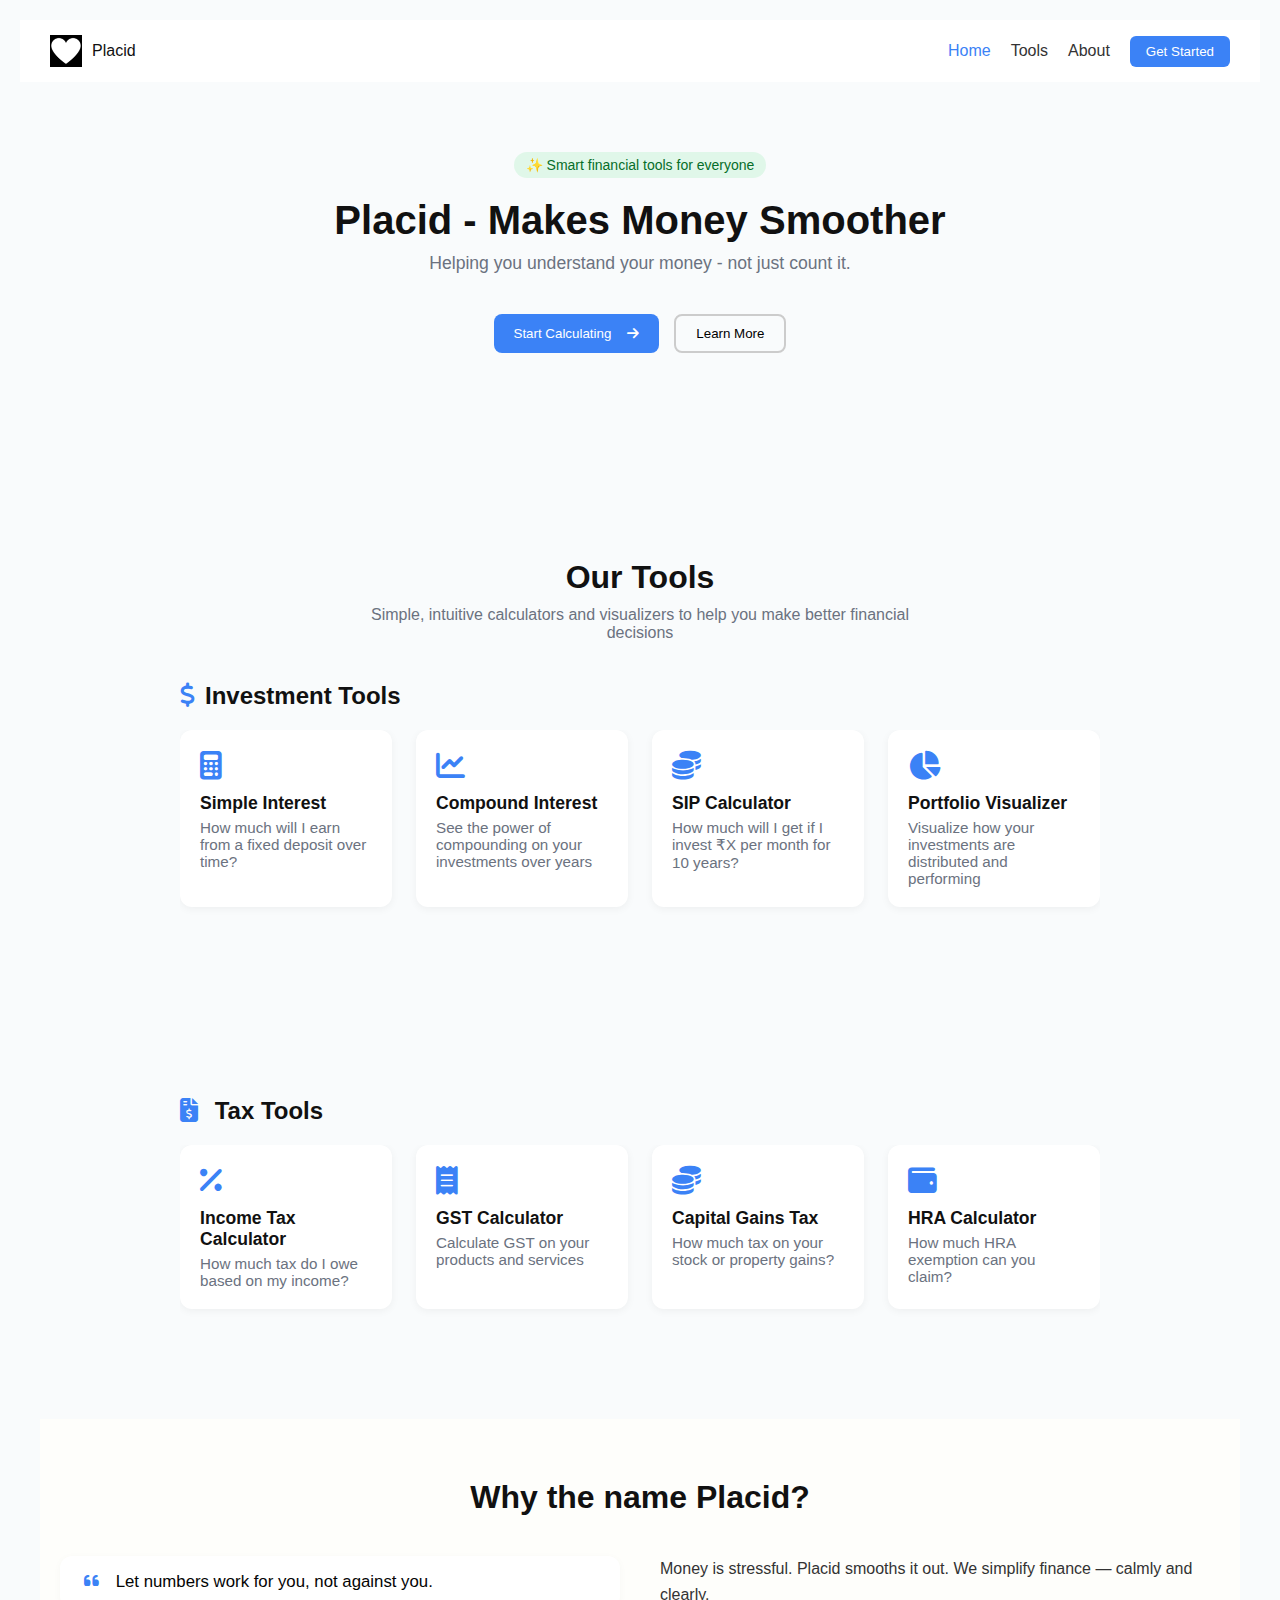
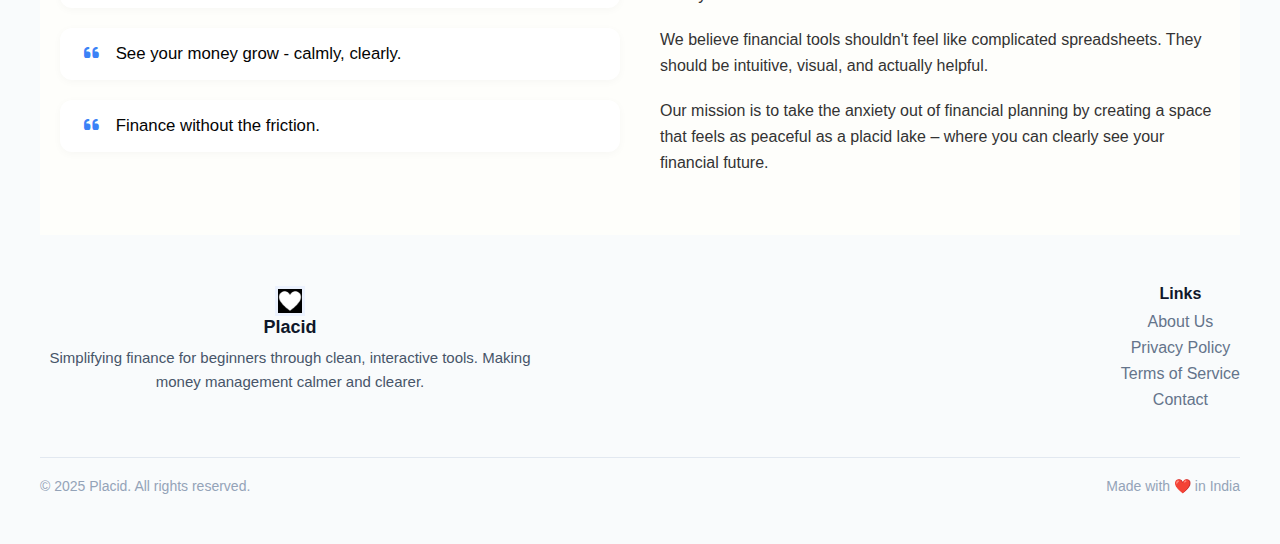
<file: index.html>
<!DOCTYPE html>
<html lang="en">

<head>
    <meta charset="UTF-8">
    <meta name="viewport" content="width=device-width, initial-scale=1.0">
    <title>Placid</title>
    <link rel="icon" type="image/png" href="./Images and Videos/logo.png">
    <link rel="stylesheet" href="./assets/css/style.css">
    <link rel="stylesheet" href="https://cdnjs.cloudflare.com/ajax/libs/font-awesome/6.5.0/css/all.min.css">

</head>

<body>
    <header>
        <div class="nav-container">
            <div class="logo">
                <img src="./Images and Videos/logo.png" alt="Placid logo">
                <span>Placid</span>
            </div>

            <nav>
                <a href="./index.html" class="active">Home</a>
                <a href="./index.html#tools">Tools</a>
                <a href="./about.html">About</a>
                <button class="get-started">Get Started</button>
            </nav>
        </div>
    </header>

    <section class="hero">
        <p class="badge">✨ Smart financial tools for everyone</p>
        <h1>Placid - Makes Money Smoother</h1>
        <p class="subheading">Helping you understand your money - not just count it.</p>

        <div class="buttons">
            <button class="start-btn" onclick="window.open('./index.html#tools')" >Start Calculating
                <span class="arrow"><i class="fas fa-arrow-right" style="margin-left: 8px;"></i></span></button>
            <button class="learn-btn" onclick="window.open('./about.html', '_blank')">Learn More</button>
        </div>
    </section>
    <div class="scroll-wrapper">
        <div class="scroll-hint">
            <span class="line"></span>
            <span class="text">Scroll to explore</span>
            <span class="line"></span>
        </div>
    </div>

    <section class="tools-section" id="tools">
        <h2>Our Tools</h2>
        <p class="tools-subheading">
            Simple, intuitive calculators and visualizers to help you make better financial decisions
        </p>

        <div class="tools-category">
            <h3><i class="fas fa-dollar-sign"></i>Investment Tools</h3>
            <div class="cards">
                <div class="card" onclick="window.open('./pages/simple-interest.html', '_blank')">
                    <span><i class="fas fa-calculator"></i></span>
                    <h4>Simple Interest</h4>
                    <p class="brief">How much will I earn from a fixed deposit over time?</p>
                    <div class="extra-info">
                        <p>This calculator helps you determine interest earned on a fixed principal over time.</p>
                    </div>
                </div>


                <div class="card" onclick="window.open('./pages/compound-interest.html', '_blank')">
                    <span><i class="fas fa-chart-line"></i></span>
                    <h4>Compound Interest</h4>
                    <p class="brief">See the power of compounding on your investments over years</p>
                    <div class="extra-info">
                        <p>Visualize your gains as interest earns interest over time.</p>
                    </div>
                </div>

                <div class="card" onclick="window.open('./pages/sip.html', '_blank')">
                    <span><i class="fas fa-coins"></i></span>
                    <h4>SIP Calculator</h4>
                    <p class="brief">How much will I get if I invest ₹X per month for 10 years?</p>
                    <div class="extra-info">
                        <p>Useful for planning monthly investments into mutual funds.</p>
                    </div>
                </div>

                <div class="card" onclick="window.open('./pages/portfolio-visualizer.html', '_blank')">
                    <span><i class="fas fa-chart-pie"></i></span>
                    <h4>Portfolio Visualizer</h4>
                    <p class="brief">Visualize how your investments are distributed and performing</p>
                    <div class="extra-info">
                        <p>See a breakdown of your investment allocations and performance.</p>
                    </div>
                </div>

            </div>
        </div>


        <div class="tools-category">
            <h3><i class="fas fa-file-invoice-dollar"></i> Tax Tools</h3>
            <div class="cards">
                <div class="card" onclick="window.open('./pages/income-tax.html', '_blank')">
                    <span><i class="fas fa-percent"></i></span>
                    <h4>Income Tax Calculator</h4>
                    <p class="brief">How much tax do I owe based on my income?</p>
                    <div class="extra-info">
                        <p>Enter your income to estimate your annual tax based on current slabs.</p>
                    </div>
                </div>

                <div class="card" onclick="window.open('./pages/GST.html', '_blank')">
                    <span><i class="fas fa-receipt"></i></span>
                    <h4>GST Calculator</h4>
                    <p class="brief">Calculate GST on your products and services</p>
                    <div class="extra-info">
                        <p>Enter base price and tax rate to get inclusive or exclusive amounts.</p>
                    </div>
                </div>

                <div class="card" onclick="window.open('./pages/capital-gains.html', '_blank')">
                    <span><i class="fas fa-coins"></i></span>
                    <h4>Capital Gains Tax</h4>
                    <p class="brief">How much tax on your stock or property gains?</p>
                    <div class="extra-info">
                        <p>Calculate tax on short-term and long-term capital gains.</p>
                    </div>
                </div>

                <div class="card" onclick="window.open('./pages/HRA.html', '_blank')">
                    <span><i class="fas fa-wallet"></i></span>
                    <h4>HRA Calculator</h4>
                    <p class="brief">How much HRA exemption can you claim?</p>
                    <div class="extra-info">
                        <p>Check how much of your rent is tax-deductible under Section 10(13A).</p>
                    </div>
                </div>
            </div>
        </div>

    </section>
 
    <section class="why-placid">
        <h2>Why the name Placid?</h2>
        <div class="why-content">
            <div class="quotes">
                <div class="quote">
                    <i class="fas fa-quote-left"></i> Let numbers work for you, not against you.
                </div>
                <div class="quote">
                    <i class="fas fa-quote-left"></i> See your money grow - calmly, clearly.
                </div>
                <div class="quote">
                    <i class="fas fa-quote-left"></i> Finance without the friction.
                </div>
            </div>

            <div class="description">
                <p>Money is stressful. Placid smooths it out. We simplify finance — calmly and clearly.</p>
                <p>We believe financial tools shouldn't feel like complicated spreadsheets. They should be intuitive, visual, and actually helpful.</p>
                <p>Our mission is to take the anxiety out of financial planning by creating a space that feels as peaceful as a placid lake – where you can clearly see your financial future.</p>
            </div>
        </div>
    </section>

    <footer class="footer">
        <div class="footer-content">
          <div class="footer-brand">
            <div>
                  <img class="footer-logo" src="./Images and Videos/logo.png" alt="" srcset="">         
              <h3>Placid</h3>
              <p>Simplifying finance for beginners through clean, interactive tools. Making money management calmer and clearer.</p>
            </div>
          </div>
      
          <div class="footer-links">
            <h4>Links</h4>
            <ul>
              <li><a href="./about.html">About Us</a></li>
              <li><a href="#">Privacy Policy</a></li>
              <li><a href="#">Terms of Service</a></li>
              <li><a href="./about.html">Contact</a></li>
            </ul>
          </div>
        </div>
      
        <div class="footer-bottom">
          <p>© 2025 Placid. All rights reserved.</p>
          <p class="made-in">Made with <span>❤️</span> in India</p>
        </div>
      </footer>
</body>

</html>
</file>
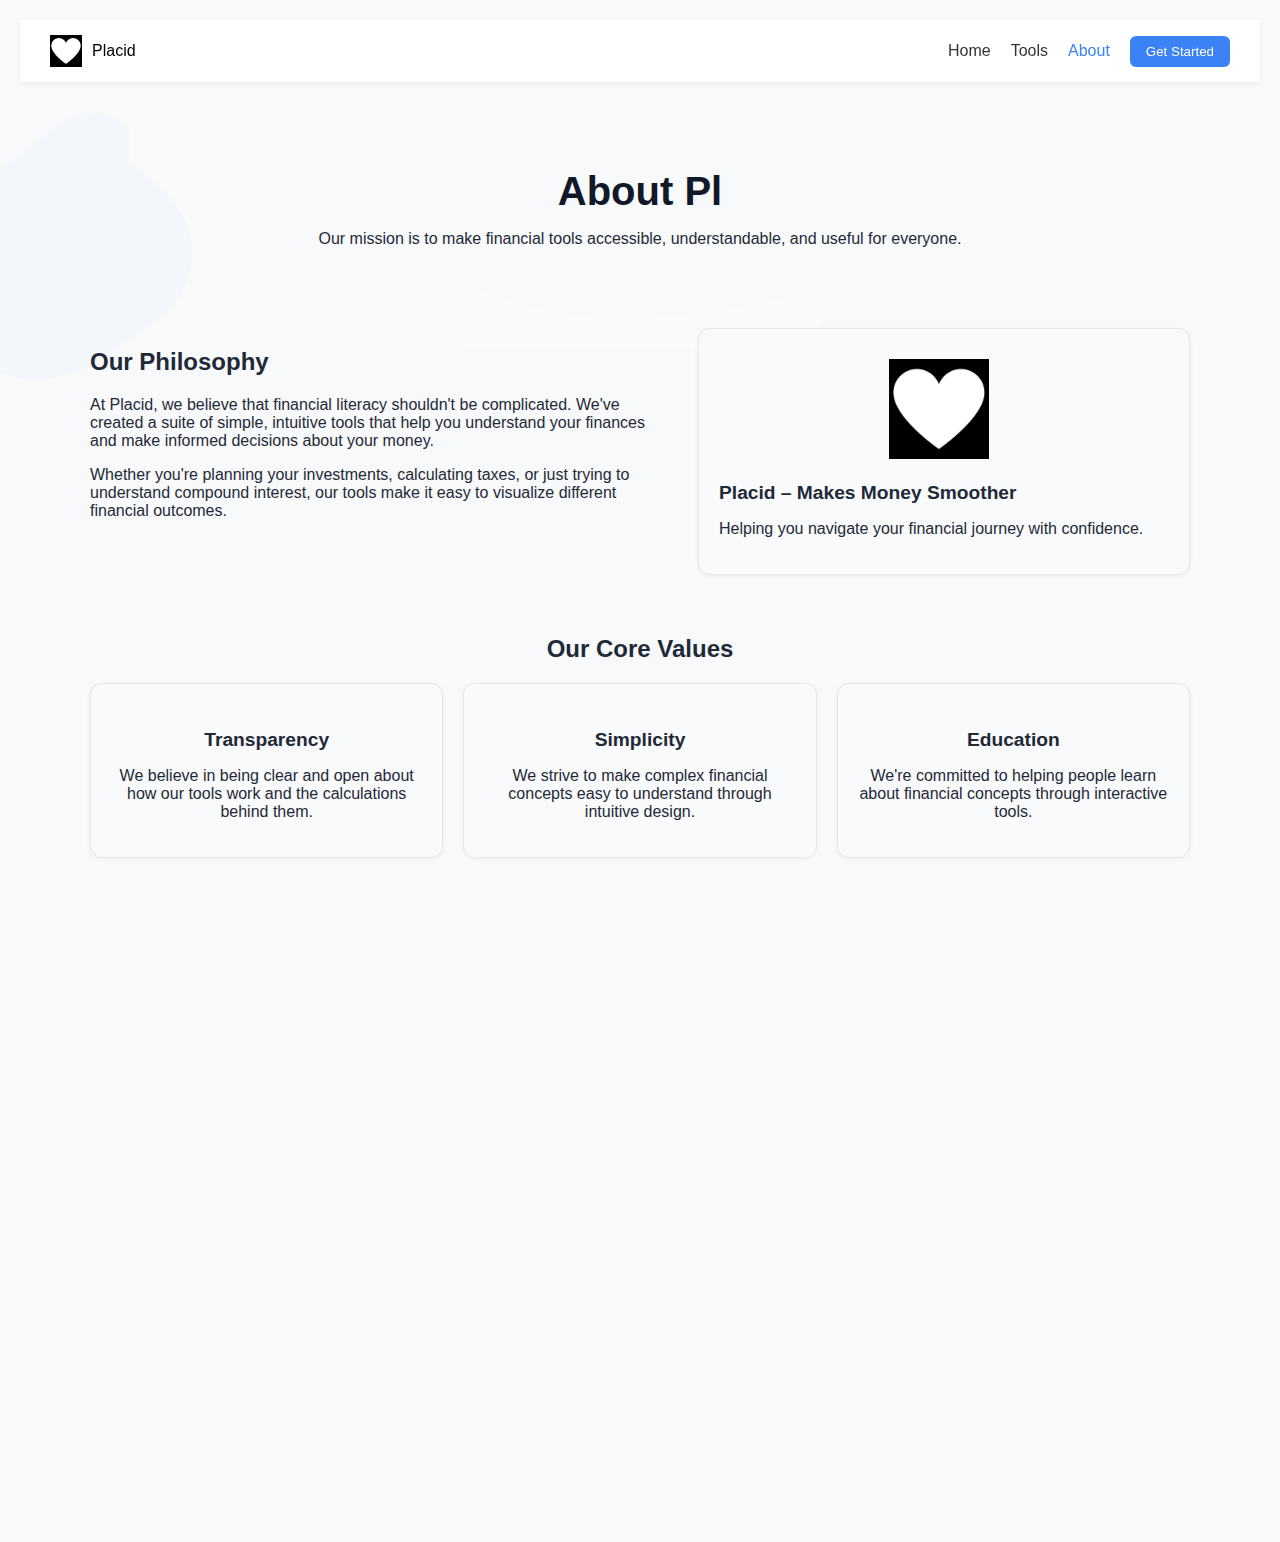
<file: about.html>
<!DOCTYPE html>
<html lang="en">
<head>
  <meta charset="UTF-8" />
  <meta name="viewport" content="width=device-width, initial-scale=1.0"/>
  <title>About - Placid</title>
  <link rel="icon" type="image/png" href="./Images and Videos/logo.png">
  <link rel="stylesheet" href="./assets/css/about.css" />
  <link rel="stylesheet" href="./assets/css/shared.css">
<link rel="stylesheet" href="https://cdnjs.cloudflare.com/ajax/libs/animate.css/4.1.1/animate.min.css"/>

</head>
<body>
  <header class="nav-container">
    <div class="logo">
      <img src="./Images and Videos/logo.png" alt="Placid Logo">
      <span>Placid</span>
    </div>
    <nav>
      <a href="./index.html">Home</a>
      <a href="./index.html#tools">Tools</a>
      <a href="./about.html" class="active">About</a>
      <button class="get-started">Get Started</button>
    </nav>
  </header>
  

  <main class="about-page">
    <section class="intro">
      <h1>About Placid</h1>
      <p>Our mission is to make financial tools accessible, understandable, and useful for everyone.</p>
    </section>

    
<div class="wave-container">
  <svg viewBox="0 0 1440 320">
    <path fill="#f9fafb" fill-opacity="1"
      d="M0,64L80,90.7C160,117,320,171,480,192C640,213,800,203,960,181.3C1120,160,1280,128,1360,112L1440,96L1440,320L1360,320C1280,320,1120,320,960,320C800,320,640,320,480,320C320,320,160,320,80,320L0,320Z">
    </path>
  </svg>
</div>


    <section class="philosophy">
      <div>
        <h2>Our Philosophy</h2>
        <p>
          At Placid, we believe that financial literacy shouldn't be complicated.
          We've created a suite of simple, intuitive tools that help you understand your finances
          and make informed decisions about your money.
        </p>
        <p>
          Whether you're planning your investments, calculating taxes, or just trying to understand compound interest,
          our tools make it easy to visualize different financial outcomes.
        </p>
      </div>
      <div class="card" style="width: 450px;">
        <img src="./Images and Videos/logo.png" alt="placid-logo" width="100px" height="100px" style=" padding-left: 170px; padding-top: 10px; ">
        <h3>Placid – Makes Money Smoother</h3>
        <p>Helping you navigate your financial journey with confidence.</p>
      </div>
    </section>

    <section class="values">
      <h2>Our Core Values</h2>
      <div class="value-cards">
        <div class="card">
          <h4>Transparency</h4>
          <p>We believe in being clear and open about how our tools work and the calculations behind them.</p>
        </div>
        <div class="card">
          <h4>Simplicity</h4>
          <p>We strive to make complex financial concepts easy to understand through intuitive design.</p>
        </div>
        <div class="card">
          <h4>Education</h4>
          <p>We're committed to helping people learn about financial concepts through interactive tools.</p>
        </div>
      </div>
    </section>

    <section class="team">
      <h2>Our Team</h2>
      <div class="team-members">
        <div class="card" style="padding: 50px;">
          <h4>Urooj Naqvi</h4>
          <p>Founder & Creator</p>
          <p>Created Placid with a passion for making finance feel less scary, more beautiful, and beginner-friendly. More than just tools, Placid is the beginning of a financial brand that truly cares — a vision to democratize financial literacy.</p>
        </div>
      </div>
    </section>

    <section class="join-us">
      <h2>Join Our Journey</h2>
      <p>We're just getting started. Subscribe to stay updated on new tools and features.</p>
      <button class="cta-button" onclick="window.open('./index.html#tools')" >Start Using Our Tools →</button>
      <button class="outline-button">Follow Our Blog</button>
    </section>
  </main>

  <script>
    const text = "About Placid";
    const target = document.querySelector(".intro h1");
    let i = 0;
  
    function typeEffect() {
      if (i < text.length) {
        target.textContent += text.charAt(i);
        i++;
        setTimeout(typeEffect, 100);
      }
    }
  
    window.addEventListener("load", () => {
      target.textContent = "";
      typeEffect();
    });
  </script>
  
  <script>
    const sections = document.querySelectorAll("section");
  
    const observer = new IntersectionObserver((entries) => {
      entries.forEach(entry => {
        if (entry.isIntersecting) {
          entry.target.classList.add("visible");
        }
      });
    }, { threshold: 0.1 });
  
    sections.forEach(section => observer.observe(section));
  </script>

  <!-- Blob SVG Decorations -->
<svg class="blob blob1" viewBox="0 0 200 200">
  <path fill="#dbeafe" d="M39.4,-58.8C53.6,-47.2,68.3,-36.2,75.8,-21.7C83.3,-7.2,83.6,10.8,76.2,25.2C68.7,39.5,53.4,50.2,38.4,60.5C23.5,70.8,8.9,80.7,-6.9,84.8C-22.6,88.9,-45.2,87.1,-57.2,74.2C-69.2,61.4,-70.6,37.6,-72.4,17.5C-74.1,-2.6,-76.2,-18.9,-69.8,-31.4C-63.3,-44,-48.2,-52.8,-33.4,-63C-18.6,-73.1,-9.3,-84.6,3.2,-89.3C15.6,-93.9,31.2,-91.6,39.4,-78.8Z" transform="translate(100 100)" />
</svg>

<!-- 💅 Style -->
<style>
.blob {
  position: absolute;
  z-index: -1;
  opacity: 0.15;
  animation: float 6s ease-in-out infinite;
}

.blob1 {
  top: 100px;
  left: -80px;
  width: 300px;
  height: 300px;
  transform: rotate(0deg);
}

@keyframes float {
  0%, 100% { transform: translateY(0px) rotate(0deg); }
  50% { transform: translateY(20px) rotate(10deg); }
}
</style>

</body>
</html>
</file>
<file: assets/css/style.css>
*{
    margin: 0;
    padding: 0;
    box-sizing: border-box;
}
body{
    font-family: 'Arial', sans-serif;
    background: #f9fbfc;
    color: #111;
    text-align: center;
    padding: 20px;
}
.nav-container{
    display: flex;
    justify-content: space-between;
    align-items: center;
    padding: 15px 30px;
    background-color: #fff;
    margin-bottom: 20px;
}
.logo{
    display: flex;
    align-items: center;
    gap: 10px;
}
.logo img{
    height: 32px;
}
nav{
    display: flex;
    align-items: center;
    gap: 20px;
}
nav a{
    text-decoration: none;
    color: #333;
    font-weight: 500;
}
nav a:hover{
    color: #3b82f6;
}

.get-started{
    background-color: #3b82f6;
    color: white;
    padding: 8px 16px;
    border: none;
    border-radius: 6px;
    cursor: pointer;
}
.get-started:hover{
    background-color: #2563eb;
    transition: all 0.3s ease;
}
.hero{
    padding: 50px 20px;
}
.badge{
    background-color: #e0f7e9;
    display: inline-block;
    padding: 5px 12px;
    border-radius: 20px;
    color: #066e29;
    font-size: 14px;
    margin-bottom: 20px;
}
.hero h1{
    font-size: 2.5rem;
    font-weight: bold;
    margin-bottom: 10px;
}
.subheading{
    color: #6b7280;
    font-size: 1.1rem;
    margin-bottom: 40px;
}
.cards{
    display: flex;
    gap: 24px;
    flex-wrap: nowrap;
    margin-bottom: 30px;
    padding-bottom: 20px;
    overflow-x: auto;

}
.card{
    position: relative;
    background-color: white;
    padding: 20px;
    border-radius: 12px;
    box-shadow: 0 2px 8px rgba(0,0,0,0.05);
    width: 250px;
    transition: all 0.3s ease;
    cursor: pointer;
    overflow: hidden;
    text-align: left;
}
.card span{
    font-size: 1.8rem;
    color: #3b82f6;
}
.card h4{
    font-size: 1.1rem;
    color: #111;
    margin: 10px 0 5px;
}
.card p.brief{
    font-size: 0.95rem;
    color: #6b7280;
}
.card .extra-info{
    max-height: 0;
    opacity: 0;
    overflow: hidden;
    margin-top: 0;
    transition: max-height 0.4s ease, opacity 0.4s ease;
}
.card:hover{
    transform: scale(1.05);
    box-shadow: 0 8px 20px rgba(0,0,0,0.1);
}
.card:hover .extra-info{
    max-height: 100px;
    opacity: 1;
    margin-top: 20px;
}
.buttons{
    display: flex;
    justify-content: center;
    gap: 15px;
}
.start-btn{
    display: inline-flex;
    align-items: center;
    background: #3b82f6;
    color: white;
    padding: 10px 20px;
    border-radius: 8px;
    border: none;
    cursor: pointer;
    font-weight: 500;
}
.start-btn:hover{
    background-color: #2563eb;
    transform: translateY(-2px);
    box-shadow: 0 4px 12px rgba(59, 130, 246, 0.3);
    transition: all 0.3s ease;
}
.start-btn .arrow{
    display: inline-block;
    margin-left: 8px;
    transition: transform 0.3s ease;
}
.start-btn:hover .arrow{
    transform: translateX(4px);
}
.learn-btn{
    background: transparent;
    border: 2px solid #ccc;
    padding: 10px 20px;
    border-radius: 8px;
    cursor: pointer;
    font-weight: 500;
}
.learn-btn:hover{
    background-color: #111;
    color: white;
    border-color: #111;
    transform: translateY(-2px);
    box-shadow: 0 4px 12px rgba(59, 130, 256, 0.15);
    transition: all 0.3s ease;
}
.scroll-hint{
    display: flex;
    align-items: center;
    justify-content: center;
    gap: 12px;
    margin-top: 60px;
    font-size: 14px;
    color: #9ca3af;
}
.scroll-hint .line{
    content: '';
    flex: 1;
    height: 1px;
    background-color: #d1d5db;
    max-width: 80px;
    opacity: 0;
    transform: scaleX(0);
    animation: slideFadeIn 1s ease forwards;
}
.scroll-hint .line:first-child{
    animation-delay: 0.3s;
    transform-origin: right;
}
.scroll-hint .line:last-child{
    animation-delay: 0.3s;
    transform-origin: left;
}
.scroll-hint .text{
    white-space: nowrap;
}
@keyframes slideFadeIn{
    0%{
        opacity: 0;
        transform: scaleX(0);
    }
    100%{
        opacity: 1;
        transform: scaleX(1);
    }
}
.scroll-wrapper{
    opacity: 0;
    transform: translateY(20px);
    animation: fadeUp 1s ease forwards;
    animation-delay: 0.2s;
}
@keyframes fadeUp{
    to{
        opacity: 1;
        transform: translateY(0);
    }
}

.tools-section{
    margin-top: 60px;
    text-align: center;
    padding: 20px;
}
.tools-section h2{
    font-size: 2rem;
    font-weight: 700;
    margin-bottom: 10px;
}
.tools-subheading{
    font-size: 1rem;
    color: #6b7280;
    max-width: 600px;
    margin: 0 auto;
}
.tools-category{
    text-align: left;
    max-width: 1000px;
    margin: 0 auto;
    padding: 40px;
    
}
.tools-category h3{
    font-size: 1.5rem;
    font-weight: 600;
    margin-bottom: 20px;
    color: #111;
}
.tools-category h3 i{
    margin-right: 10px;
    color: #3b82f6;
}
.tools-category + .tools-category{
    margin-top: 60px;
}

.cards::-webkit-scrollbar {
    display: none;
  }
  
  .cards {
    -ms-overflow-style: none;  
    scrollbar-width: none;     
  }

.why-placid{
    padding: 60px 20px;
    max-width: 1200px;
    margin: 0 auto;
    text-align: center;
    background-color: #fefefb;
}
.why-placid h2{
    font-size: 2rem;
    font-weight: 700;
    margin-bottom: 40px;
}
.why-content{
    display: flex;
    flex-direction: row;
    justify-content: space-between;
    gap: 40px;
    text-align: left;
    flex-wrap: wrap;
}
.quotes{
    flex: 1;
    display: flex;
    flex-direction: column;
    gap: 20px;
}
.quote{
    background-color: #ffffff;
    padding: 16px 24px;
    border-radius: 12px;
    font-size: 1.05rem;
    font-weight: 500;
    color: #040404;
    box-shadow: 0 2px 8px rgba(0,0,0,0.03);
    transition: transform 0.2s ease, box-shadow 0.2s ease;
    cursor: default;
}
.quote:hover{
    transform: translateY(-3px);
    box-shadow: 0 6px 16px rgba(0,0,0,0.08);
    background-color: #040404;
    color: #e0f7e9;
}
.quote i{
    color: #3b82f6;
    margin-right: 12px;
}
.description{
    flex: 1;
    display: flex;
    flex-direction: column;
    gap: 20px;
    font-size: 1rem;
    line-height: 1.6;
    color: #333;
}

.footer {
    background-color: #f9fbfc;
    color: #475569;
    padding: 50px 20px 30px;
    font-family: 'Inter', sans-serif;
  }
  
  .footer-content {
    display: flex;
    justify-content: space-between;
    flex-wrap: wrap;
    max-width: 1200px;
    margin: 0 auto;
    gap: 40px;
  }
  
  .footer-brand {
    display: flex;
    align-items: flex-start;
    gap: 16px;
    max-width: 500px;
  }
  
  .footer-brand h3 {
    font-size: 18px;
    font-weight: 600;
    margin: 0 0 8px;
    color: #0f172a;
  }
  
  .footer-logo{
    width: 24px;
    height: 24px;
    background: radial-gradient(circle, #fefdc2 40%, #e0eaff 100%);
    box-shadow: 0 0 0 3px rgba(224, 234, 255, 0.5);
    margin-top: 4px;
  }

  .footer-brand p {
    font-size: 15px;
    line-height: 1.6;
  }
  
  .footer-links h4 {
    font-size: 16px;
    font-weight: 600;
    margin-bottom: 10px;
    color: #0f172a;
  }
  
  .footer-links ul {
    list-style: none;
    padding: 0;
    margin: 0;
  }
  
  .footer-links ul li {
    margin-bottom: 8px;
  }
  
  .footer-links a {
    color: #64748b;
    text-decoration: none;
    transition: color 0.3s;
  }
  
  .footer-links a:hover {
    color: #1d4ed8;
  }
  
  .footer-bottom {
    display: flex;
    justify-content: space-between;
    align-items: center;
    max-width: 1200px;
    margin: 40px auto 0;
    padding-top: 20px;
    border-top: 1px solid #e2e8f0;
    font-size: 14px;
    color: #94a3b8;
  }
  
  .footer-bottom .made-in span {
    color: #ef4444;
  }
  
  nav a.active {
    color: #3b82f6;
}
</file>
<file: assets/css/about.css>
.about-page {
  max-width: 1100px;
  margin: 0 auto;
  padding: 40px 20px;
  font-family: 'Segoe UI', sans-serif;
  color: #1f2937;
  scroll-behavior: smooth;
}

/* Section styling */

.wave-container {
  overflow: hidden;
  line-height: 0;
  margin-top: -40px;
  margin-bottom: -20px;
}
.wave-container svg {
  display: block;
  width: 100%;
  height: 80px;
}

.intro, .philosophy, .values, .team, .join-us {
  margin-bottom: 60px;
  text-align: center;
  opacity: 0;
  transform: translateY(30px);
  transition: all 0.6s ease-in-out;
}

section.visible {
  opacity: 1;
  transform: translateY(0);
}

.intro h1 {
  font-size: 2.5rem;
  margin-bottom: 10px;
  color: #111827;
  animation: pulse 2s ease-in-out infinite;
}

.philosophy {
  display: grid;
  grid-template-columns: 2fr 1fr;
  gap: 40px;
  align-items: start;
  text-align: left;
}

/* Card style */
.card {
  background-color: #f9fafb;
  border: 1px solid #e5e7eb;
  border-radius: 12px;
  padding: 20px;
  box-shadow: 0 1px 5px rgba(0, 0, 0, 0.05);
  flex: 1 1 300px;
  transition: transform 0.3s ease, box-shadow 0.3s ease;
}
.card:hover {
  transform: scale(1.03);
  box-shadow: 0 5px 20px rgba(0, 0, 0, 0.1);
}

.card h4,
.card h3 {
  font-size: 1.2rem;
  margin-bottom: 8px;
}

/* Cards layout */
.value-cards, .team-members {
  display: flex;
  justify-content: space-between;
  gap: 20px;
  flex-wrap: wrap;
}

/* Buttons */
.cta-button, .outline-button {
  margin-top: 20px;
  padding: 10px 18px;
  font-size: 1rem;
  border-radius: 8px;
  cursor: pointer;
  transition: all 0.3s ease;
}

.cta-button {
  background-color: #3b82f6;
  color: white;
  border: none;
}

.cta-button:hover {
  background-color: #2563eb;
}

.outline-button {
  background: transparent;
  border: 2px solid #d1d5db;
  margin-left: 10px;
}

.outline-button:hover {
  background-color: #f3f4f6;
}

/* Responsive layout */
@media (max-width: 900px) {
  .philosophy {
    grid-template-columns: 1fr;
    text-align: center;
  }
  .philosophy > div {
    margin-bottom: 20px;
  }
}
</file>
<file: assets/css/shared.css>
.nav-container {
  display: flex;
  justify-content: space-between;
  align-items: center;
  padding: 15px 30px;
  background-color: #fff;
  position: sticky;
  top: 0;
  z-index: 1000;
  box-shadow: 0 2px 4px rgba(0, 0, 0, 0.05);
  margin-bottom: 20px; 
}

.logo {
  display: flex;
  align-items: center;
  gap: 10px;
}

.logo img {
  height: 32px;
}

nav {
  display: flex;
  align-items: center;
  gap: 20px;
}

nav a {
  text-decoration: none;
  color: #333;
  font-weight: 500;
}

nav a:hover {
  color: #3b82f6;
}

.get-started {
  background-color: #3b82f6;
  color: white;
  padding: 8px 16px;
  border: none;
  border-radius: 6px;
  cursor: pointer;
}

.get-started:hover {
  background-color: #2563eb;
  transition: all 0.3s ease;
}


body {
    font-family: 'Segoe UI', sans-serif;
    background-color: #f8f9fa;
    margin: 0;
    padding: 20px;
  }
  
  .container {
    display: flex;
    flex-wrap: wrap;
    gap: 20px;
  }
  
  .left-panel {
    flex: 1;
    min-width: 300px;
    padding: 20px;
    background-color: white;
    border-radius: 12px;
    box-shadow: 0 2px 10px rgba(0,0,0,0.1);
  }
  
  input[type="range"] {
    width: 100%;
    height: 8px;
    border-radius: 10px;
    background: #ddd;
    -webkit-appearance: none;
    appearance: none;
    transition: background-color 0.3s ease;
  }
  
  input[type="range"]:focus{
    outline: none;
  }
  
  input[type="range"]::-webkit-slider-thumb{
    -webkit-appearance: none;
    appearance: none;
    width: 20px;
    height: 20px;
    border-radius: 50%;
    background: #4e73df;
    cursor: pointer;
    transition: background-color 0.3s ease;
  }
  
  input[type="range"]:active::-webkit-slider-thumb{
    background-color: #2563eb;
  }
  
  input[type="range"]::-moz-range-track{
    height: 8px;
    border-radius: 10px;
  }
  
  input[type="range"]::-moz-range-thumb{
    width: 20px;
    height: 20px;
    border-radius: 50%;
    background: #4e73df;
    cursor: pointer;
    transition: background-color 0.3s ease;
  }
  
  input[type="range"]:active::-moz-range-thumb{
    background-color: #2563eb;
  }
  
  .right-panel {
    flex: 1;
    min-width: 300px;
    display: flex;
    flex-direction: column;
    gap: 15px;
  }
  
  .summary-card {
    background-color: #ffffff;
    border-radius: 12px;
    padding: 15px;
    box-shadow: 0 2px 10px rgba(0,0,0,0.1);
    text-align: center;
    position: relative;
    transition: transform 0.3s ease, box-shadow 0.3s ease;
  }
  
  .summary-card:hover{
    transform: translateY(-5px);
    box-shadow: 0 10px 20px rgba(0,0,0,0.1);
  }
  
  .summary-card h3{
    font-size: 1.2em;
    color: #333;
  }
  
  .summary-card p{
    font-size: 1.1em;
    color: #555;
  }
  
  .summary-card:hover::after{
    content: attr(data-tooltip);
    position: absolute;
    bottom: -35px;
    left: 50%;
    transform: translateX(-50%);
    background: #333;
    color: #fff;
    padding: 6px 10px;
    font-size: 12px;
    border-radius: 6px;
    white-space: nowrap;
    opacity: 0.9;
    pointer-events: none;
    transform: translateY(-5px);
    box-shadow: 0 8px 20px rgba(0,0,0, 0.15);
  }
  
  #downloadBtn{
    background-color: #3b82f6;
    color: white;
    padding: 10px 20px;
    border: none;
    border-radius: 6px;
    cursor: pointer;
    transition: background-color 0.3s ease;
    margin: 10px;
  }
  
  #downloadBtn:hover{
    background-color: #2563eb;
  }
  
  canvas{
    border-radius: 10px;
    box-shadow: 0 2px 10px rgba(0,0,0,0.1);
  }
  
  @media(max-width: 768px){
    .container{
      flex-direction: column;
    }
  }
  
  .visual-container,
  .download-container{
    margin-top: 20px;
  }
  
  .summary-chart{
    margin-top: 20px;
    background-color: #ffffff;
    border-radius: 12px;
    padding: 15px;
    box-shadow: 0 2px 10px rgba(0,0,0,0.1);
  }
  
  .left-panel input[type="range"] {
    margin-bottom: 20px;
  }
  
  .left-panel .summary-card {
    margin-top: 15px;
  }      
  
  .left-panel label {
    display: block;
    margin: 15px 0 5px;
  }
  
  nav a.active {
    color: #3b82f6;
}
</file>
